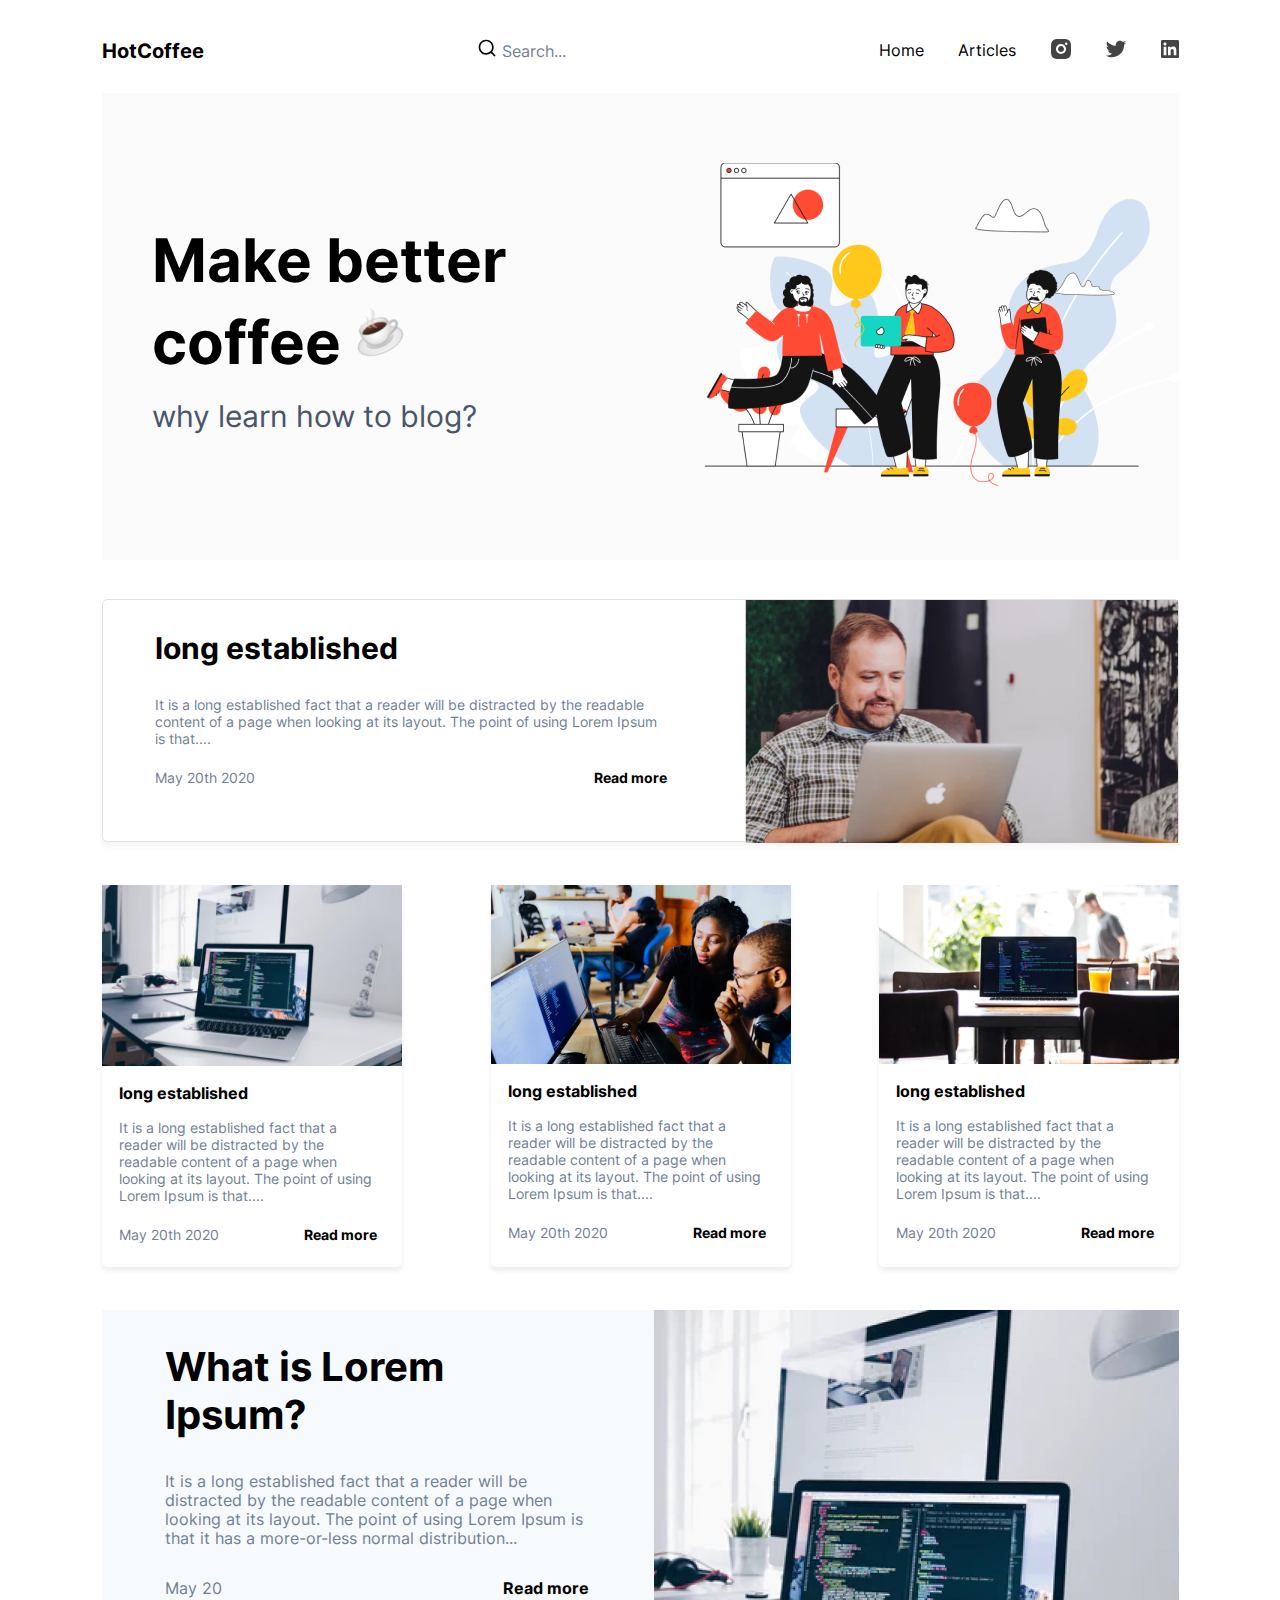
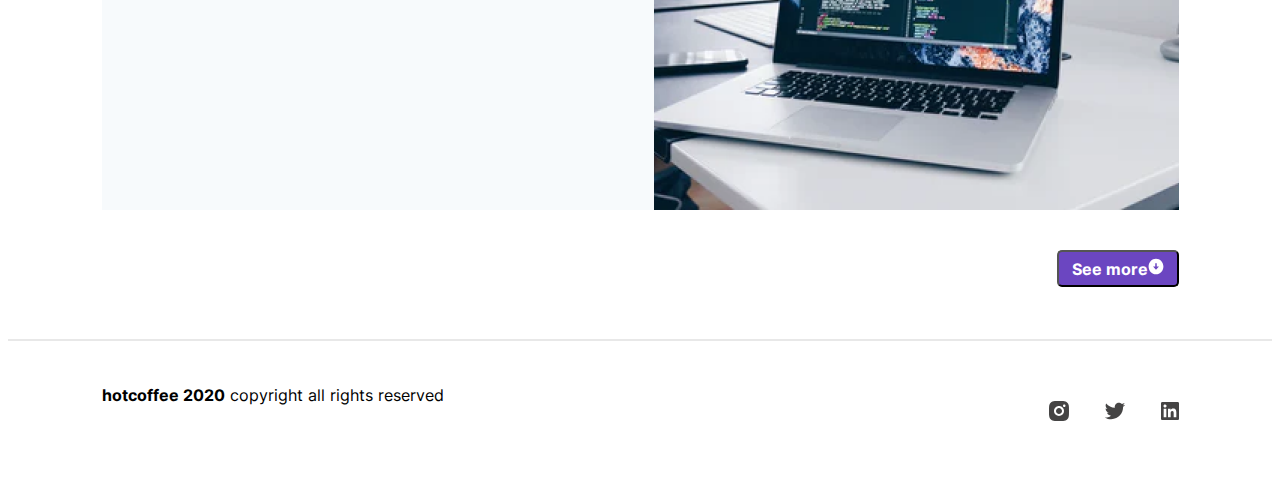
<file: index.html>
<!DOCTYPE html>
<html lang="en">
<head>
    <meta charset="UTF-8">
    <title>Document</title>
    <link rel="stylesheet" href="css/style.css">
</head>
<body>
    <header>
        <nav class="navigation">
          <a class="navigation__logo">
            HotCoffee
          </a>
          <form action="#" class="navigation__form search-form">
              <label class="search-form__label" for="search"><img src="img/search.svg" alt="Search"></label>
              <input class="search-form__input" id="search" type="text" value="Search...">
              <button class="search-form__button" hidden>Найти</button>
          </form>
          <ul class="navigation__link link">
            <li class="link__item"><a href="#">Home</a></li>
            <li class="link__item"><a href="#">Articles</a></li>
            <li class="link__item">
              <a href="">
                  <img src="img/instagram.svg" alt="Instagram">
              </a>
            </li>
            <li class="link__item">
              <a href="">
                  <img src="img/twitter.svg" alt="Twitter">
              </a>
            </li>
            <li class="link__item">
              <a href="">
                  <img src="img/linkedin.svg" alt="Linkedin">
              </a>
            </li>
          </ul>
        </nav>
      </header>
      <main>
        <h1 class="hidden">Blog</h1>  
        <section class="page1">
            <div class="page1__text">
              <h2>Make better<br>coffee<img src="img/image 6.svg" alt="Image6"></h2>
              <p>why learn how to blog?</p>
            </div>
            <figure class="page1__img">
                <a href="#">
                    <img src="img/croods 1.png" alt="Croods">
                </a>
            </figure>
        </section>
        <section class="main">
            <h2 class="hidden">List of posts</h2>
            <ul class="main__list post">
                <li class="post__item">
                    <div>
                      <h3>long established</h3>
                      <p>It is a long established fact that a reader will be distracted by the readable content of a page when looking at its layout. The point of using Lorem Ipsum is that....</p>
                      <time datetime="2020-05-20">May 20th 2020</time>
                      <a href="#">Read more</a>
                    </div>
                    <figure>
                      <img src="img/image 1.png" alt="Post1">
                    </figure>
                </li>
                <li class="post__item">
                    <figure>
                      <img src="img/image 2.png" alt="Post2">
                    </figure>
                    <div>
                      <h3>long established</h3>
                      <p>It is a long established fact that a reader will be distracted by the readable content of a page when looking at its layout. The point of using Lorem Ipsum is that....</p>
                      <time datetime="2020-05-20">May 20th 2020</time>
                      <a href="#">Read more</a>
                    </div>
                </li>
                <li class="post__item">
                  <figure>
                    <img src="img/image 4.png" alt="Post3">
                  </figure>
                  <div>
                    <h3>long established</h3>
                    <p>It is a long established fact that a reader will be distracted by the readable content of a page when looking at its layout. The point of using Lorem Ipsum is that....</p>
                    <time datetime="2020-05-20">May 20th 2020</time>
                    <a href="#">Read more</a>
                  </div>
                </li>
                <li class="post__item">
                  <figure>
                    <img src="img/image 5.png" alt="Post4">
                  </figure>
                  <div>
                    <h3>long established</h3>
                    <p>It is a long established fact that a reader will be distracted by the readable content of a page when looking at its layout. The point of using Lorem Ipsum is that....</p>
                    <time datetime="2020-05-20">May 20th 2020</time>
                    <a href="#">Read more</a>
                  </div>
                </li>
            </ul>
        </section>
        <section class="page3">
          <div>
            <h2>What is Lorem<br>Ipsum?</h2>
            <p>It is a long established fact that a reader will be distracted by the readable content of a page when looking at its layout. The point of using Lorem Ipsum is that it has a more-or-less normal distribution...</p>
            <time datetime="2020-05-20">May 20</time>
            <a href="#">Read more</a>
          </div>
          <figure>
            <img src="img/image 7.png" alt="Post6">   
          </figure>
        </section>
        <div class="main__button">
          <button>
            <a href="#">See more<img src="/img/Vector.svg" alt="Icon"></a>
          </button>
        </div>
      </main>
      <hr>
      <footer class="footer">
          <p><b>hotcoffee 2020</b> copyright all rights reserved</p>
          <nav class="navigation">
            <ul class="navigation__link link">
                <li class="link__item">
                  <a href="">
                      <img src="img/instagram.svg" alt="Instagram">
                  </a>
                </li>
                <li class="link__item">
                  <a href="">
                      <img src="img/twitter.svg" alt="Twitter">
                  </a>
                </li>
                <li class="link__item">
                  <a href="">
                      <img src="img/linkedin.svg" alt="Linkedin">
                  </a>
                </li>
            </ul>
          </nav>
      </footer>
</body>
</html>
</file>
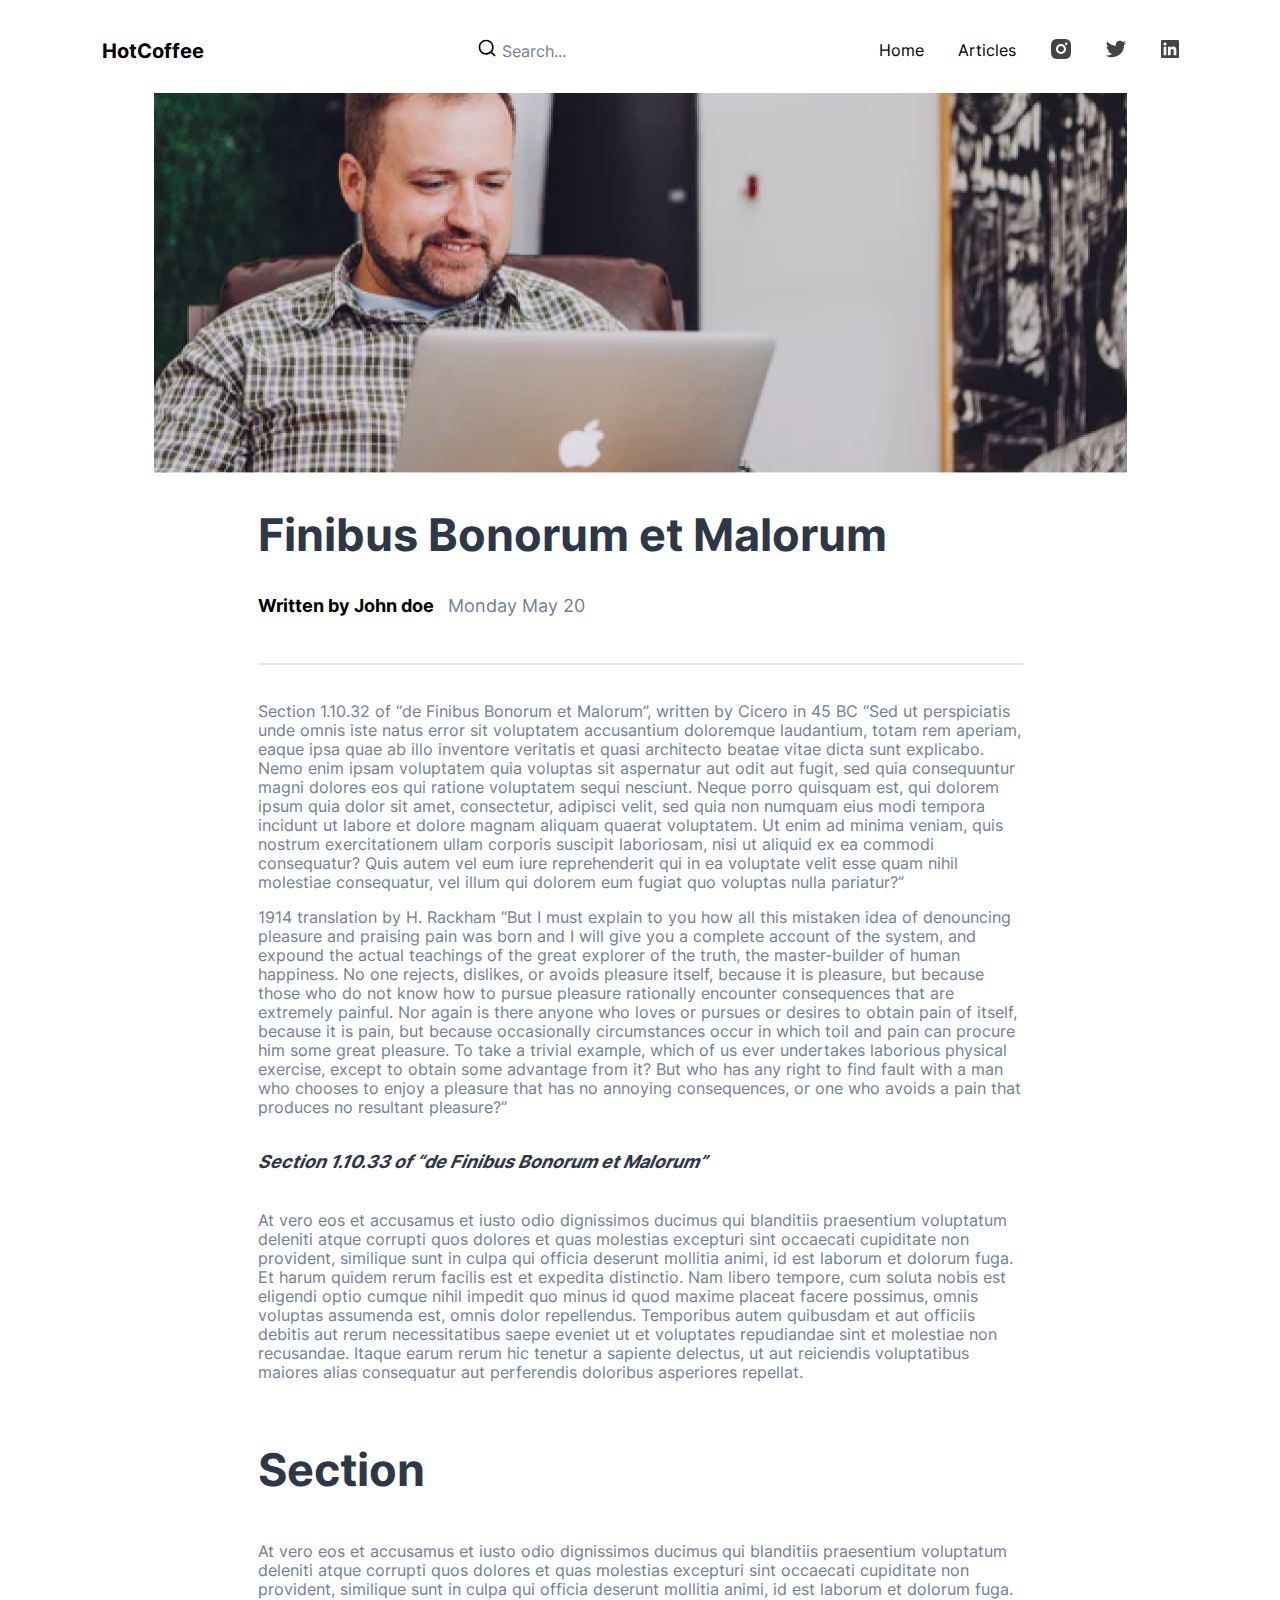
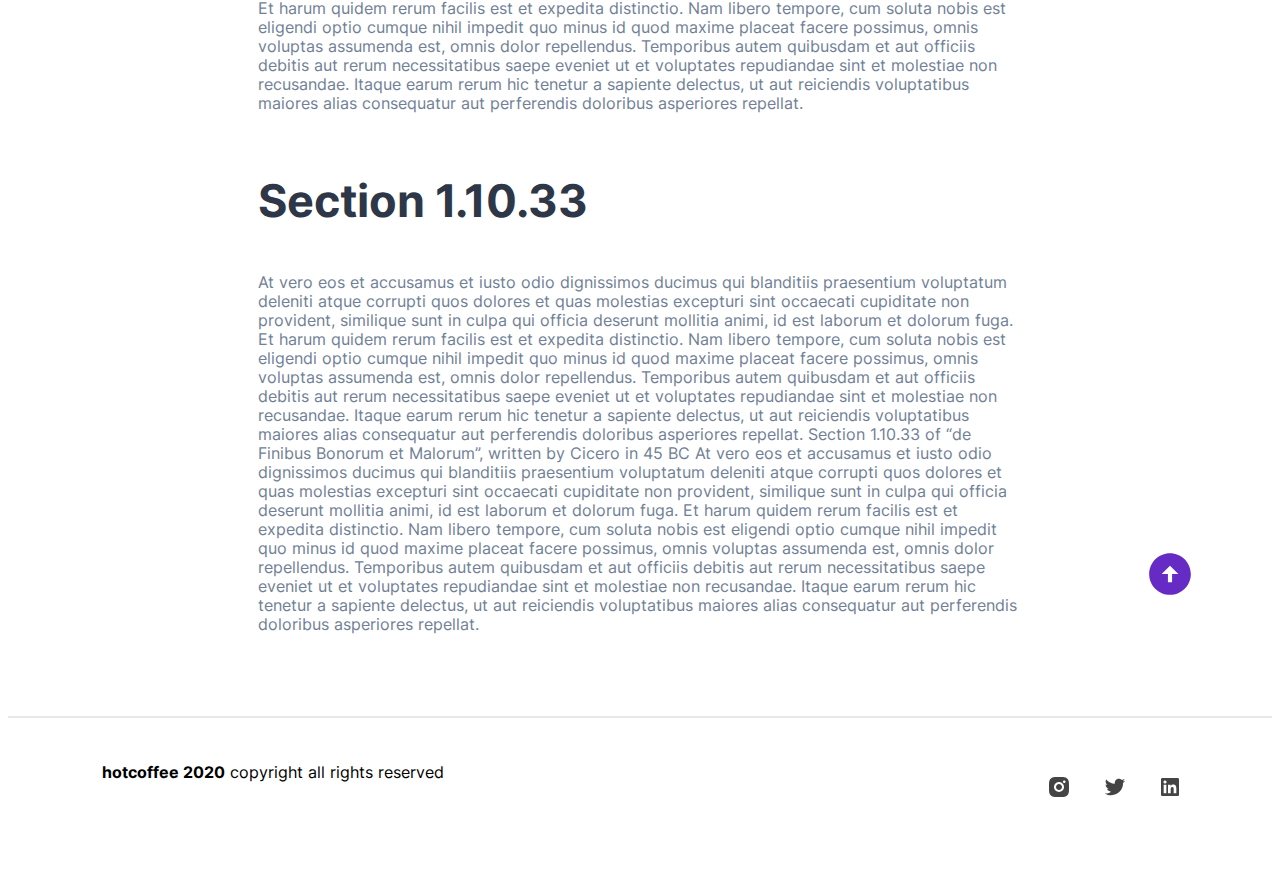
<file: details.html>
<!DOCTYPE html>
<html lang="en">
<head>
    <meta charset="UTF-8">
    <title>Document</title>
    <link rel="stylesheet" href="css/style.css">
</head>
<body>
    <header class="header">
        <nav class="navigation">
          <a class="navigation__logo">
            HotCoffee
          </a>
          <form action="#" class="navigation__form search-form">
              <label class="search-form__label" for="search"><img src="img/search.svg" alt="Search"></label>
              <input class="search-form__input" id="search" type="text" value="Search...">
              <button class="search-form__button" hidden>Найти</button>
          </form>
          <ul class="navigation__link link">
            <li class="link__item"><a href="#">Home</a></li>
            <li class="link__item"><a href="#">Articles</a></li>
            <li class="link__item">
              <a href="">
                  <img src="img/instagram.svg" alt="Instagram">
              </a>
            </li>
            <li class="link__item">
              <a href="">
                  <img src="img/twitter.svg" alt="Twitter">
              </a>
            </li>
            <li class="link__item">
              <a href="">
                  <img src="img/linkedin.svg" alt="Linkedin">
              </a>
            </li>
          </ul>
        </nav>
      </header>
      <main class="detail">
        <figure class="detail__img">
          <img src="img/image 2 (1).png" alt="Image2">
        </figure>
        <section class="detail__section section-first">
          <h1>Finibus Bonorum et Malorum</h1>
          <h2>Written by John doe</h2>
          <time datetime="2020-05-20">Monday  May 20</time>
          <hr>
          <p>
            Section 1.10.32 of <q>de Finibus Bonorum et Malorum</q>, written by Cicero in 45 BC
            <q>Sed ut perspiciatis unde omnis iste natus error sit voluptatem accusantium doloremque laudantium, 
            totam rem aperiam, eaque ipsa quae ab illo inventore veritatis et quasi architecto beatae vitae dicta sunt explicabo. 
            Nemo enim ipsam voluptatem quia voluptas sit aspernatur aut odit aut fugit, sed quia consequuntur magni dolores eos qui ratione voluptatem sequi nesciunt. 
            Neque porro quisquam est, qui dolorem ipsum quia dolor sit amet, consectetur, adipisci velit, sed quia non numquam eius modi tempora incidunt ut labore et dolore magnam aliquam quaerat voluptatem. Ut enim ad minima veniam, quis nostrum exercitationem ullam corporis suscipit laboriosam, 
            nisi ut aliquid ex ea commodi consequatur? Quis autem vel eum iure reprehenderit qui in ea voluptate velit esse quam nihil molestiae consequatur, vel illum qui dolorem eum fugiat quo voluptas nulla pariatur?</q>
          </p>
          <p>
            1914 translation by H. Rackham
            <q>But I must explain to you how all this mistaken idea of denouncing pleasure and praising pain was born and I will give you a complete account of the system, 
            and expound the actual teachings of the great explorer of the truth, the master-builder of human happiness. No one rejects, dislikes, or avoids pleasure itself, 
            because it is pleasure, but because those who do not know how to pursue pleasure rationally encounter consequences that are extremely painful. 
            Nor again is there anyone who loves or pursues or desires to obtain pain of itself, because it is pain, but because occasionally circumstances occur in which toil 
            and pain can procure him some great pleasure. To take a trivial example, which of us ever undertakes laborious physical exercise, except to obtain some advantage from it? 
            But who has any right to find fault with a man who chooses to enjoy a pleasure that has no annoying consequences, or one who avoids a pain that produces no resultant pleasure?</q>            
          </p>
        </section>
        <section class="detail__section section-two">
          <h3><i>Section 1.10.33 of <q>de Finibus Bonorum et Malorum</q></i></h3>
          <p>
            <blockquotу>At vero eos et accusamus et iusto odio dignissimos ducimus qui blanditiis praesentium voluptatum deleniti atque corrupti quos dolores et 
            quas molestias excepturi sint occaecati cupiditate non provident, similique sunt in culpa qui officia deserunt mollitia animi, id est laborum et dolorum fuga. 
            Et harum quidem rerum facilis est et expedita distinctio. Nam libero tempore, cum soluta nobis est eligendi optio cumque nihil impedit quo minus id quod maxime placeat 
            facere possimus, omnis voluptas assumenda est, omnis dolor repellendus. Temporibus autem quibusdam et aut officiis debitis aut rerum necessitatibus saepe eveniet ut et 
            voluptates repudiandae sint et molestiae non recusandae. Itaque earum rerum hic tenetur a sapiente delectus, ut aut reiciendis voluptatibus maiores alias consequatur 
            aut perferendis doloribus asperiores repellat.</blockquot>
          </p>
        </section>
        <section>
          <h3>Section</h3>
          <p>
            <blockquotу>At vero eos et accusamus et iusto odio dignissimos ducimus qui blanditiis praesentium voluptatum deleniti atque corrupti quos dolores et quas molestias 
            excepturi sint occaecati cupiditate non provident, similique sunt in culpa qui officia deserunt mollitia animi, id est laborum et dolorum fuga. Et harum quidem 
            rerum facilis est et expedita distinctio. Nam libero tempore, cum soluta nobis est eligendi optio cumque nihil impedit quo minus id quod maxime placeat facere possimus, 
            omnis voluptas assumenda est, omnis dolor repellendus. Temporibus autem quibusdam et aut officiis debitis aut rerum necessitatibus saepe eveniet ut et voluptates repudiandae 
            sint et molestiae non recusandae. Itaque earum rerum hic tenetur a sapiente delectus, ut aut reiciendis voluptatibus maiores alias consequatur aut perferendis 
            doloribus asperiores repellat.</blockquot>
          </p>
        </section>
        <section>
          <h3>Section 1.10.33</h3>
          <p>
            <blockquot>At vero eos et accusamus et iusto odio dignissimos ducimus qui blanditiis praesentium voluptatum deleniti atque corrupti quos dolores et 
            quas molestias excepturi sint occaecati cupiditate non provident, similique sunt in culpa qui officia deserunt mollitia animi, id est laborum et dolorum fuga. 
            Et harum quidem rerum facilis est et expedita distinctio. Nam libero tempore, cum soluta nobis est eligendi optio cumque nihil impedit quo minus id quod maxime 
            placeat facere possimus, omnis voluptas assumenda est, omnis dolor repellendus. Temporibus autem quibusdam et aut officiis debitis aut rerum necessitatibus saepe 
            eveniet ut et voluptates repudiandae sint et molestiae non recusandae. Itaque earum rerum hic tenetur a sapiente delectus, ut aut reiciendis voluptatibus maiores 
            alias consequatur aut perferendis doloribus asperiores repellat.</blockquot>
            Section 1.10.33 of <q>de Finibus Bonorum et Malorum</q>, written by Cicero in 45 BC
            <blockquot>At vero eos et accusamus et iusto odio dignissimos ducimus qui blanditiis praesentium voluptatum deleniti atque corrupti quos 
            dolores et quas molestias excepturi sint occaecati cupiditate non provident, similique sunt in culpa qui officia deserunt mollitia animi, 
            id est laborum et dolorum fuga. Et harum quidem rerum facilis est et expedita distinctio. Nam libero tempore, cum soluta nobis est eligendi 
            optio cumque nihil impedit quo minus id quod maxime placeat facere possimus, omnis voluptas assumenda est, omnis dolor repellendus. Temporibus autem 
            quibusdam et aut officiis debitis aut rerum necessitatibus saepe eveniet ut et voluptates repudiandae sint et molestiae non recusandae. Itaque earum 
            rerum hic tenetur a sapiente delectus, ut aut reiciendis voluptatibus maiores alias consequatur aut perferendis doloribus asperiores repellat.</blockquot>
          </p>
        </section>
      </main>
      <div class="detail__button">
        <button><img src="img/Vector (4).svg" alt="Vector4"></button>
      </div>
      <hr>
      <footer class="footer">
          <p><b>hotcoffee 2020</b> copyright all rights reserved</p>
          <nav class="navigation">
            <ul class="navigation__link link">
                <li class="link__item">
                  <a href="">
                      <img src="img/instagram.svg" alt="Instagram">
                  </a>
                </li>
                <li class="link__item">
                  <a href="">
                      <img src="img/twitter.svg" alt="Twitter">
                  </a>
                </li>
                <li class="link__item">
                  <a href="">
                      <img src="img/linkedin.svg" alt="Linkedin">
                  </a>
                </li>
            </ul>
          </nav>
      </footer>
</body>
</html>
</file>
<file: css/style.css>
@font-face {
    src: url(../fonts/inter/Inter.ttf);
    font-family: 'Inter';
}

/*-------------------------Navigation--------------------------*/

.navigation {
    margin-left: 94px;
    margin-right: 93px;
    height: 85px;
}

.navigation__logo {
    font-family: 'Inter';
    font-style: normal;
    font-weight: 700;
    font-size: 20px;
    line-height: 24px; 
}

.search-form__input {
    font-family: 'Inter';
    font-style: normal;
    font-weight: 400;
    font-size: 16px;
    line-height: 19px;  
    color: #718096; 
}

.link__item a {
    text-decoration: none;
    font-family: 'Inter';
    font-style: normal;
    font-weight: 400;
    font-size: 16px;
    line-height: 19px;        
}

.navigation, .navigation__link {
    display: flex;
    flex-direction: row;
    justify-content: space-between;
    align-items: center;
}

.navigation .navigation__link {
    padding-left: 0;
    justify-content: space-between;
    width: 300px;
}

.navigation .link__item {
    margin-left: 0;
    margin-right: 0;
    margin-top: 0;
    margin-bottom: 0;
}

.link__item {
    margin-left: 15px;
    margin-right: 15px;
}

.search-form__input {
    border: none;
}

.navigation__form {
    padding-left: 150px;
}

/*-------------------------Shared--------------------------*/

.page1, .page3 {
    display: flex;
    flex-direction: row;
    justify-content: space-between;
}

.link__item, .post__item {
    list-style-type: none;
}

.hidden {
    display: none;
}

a {
    color: black;
}

a:visited {
    color: black; 
}
a:active {
    color: black; 
}

/*-------------------------Page1--------------------------*/

.page1 figure {
    margin: 0px 0px;
    padding-top: 70px;
}

.page1 figure a img {
    width: 476px;
    height: 323px;
}

.page1__text {
    display: block;
    padding-left: 50px;
    padding-top: 131px;
}

.page1__text img {
    width: 70px;
    height: 67px;
}

.page1__text h2 {
    font-family: 'Inter';
    font-style: normal;
    font-weight: 700;
    font-size: 60px;
    line-height: 73px;
    margin-top: 0px;
    margin-bottom: 0px;  
}

.page1__text p {
    font-family: 'Inter';
    font-style: normal;
    font-weight: 400;
    font-size: 30px;
    line-height: 36px;
    color: #4A5568;
    margin-top: 19px;
}

.page1 {
    margin-bottom: 39px;
    height: 467px;
    background: #FBFBFB;
}

/*-------------------------Main--------------------------*/

main {
    margin-left: 94px;
    margin-right: 93px;
}

.post__item figure {
    margin: 0px 0px;
}

.post__item figure img {
    width: 100%;
}

.post__item div {
    position: relative;
    padding-left: 17px;
    padding-right: 25px;
}

.post__item p {
    margin-top: 15px;
    margin-bottom: 22px;
}

.post__item:first-of-type {
    width: 100%;
    display: flex;
    flex-direction: row;
    height: 243px;
    margin-bottom: 43px;
    box-sizing: border-box;
    background: #FFFFFF;
    border: 1px solid #E2E2E2;
    box-shadow: 0px 5px 4px rgba(221, 221, 221, 0.25);
    border-radius: 5px;    
}

.post__item:first-of-type div {
    padding-left: 52.27px;
    padding-right: 77.4px;
}

.main__list {
    display: flex;
    flex-direction: row;
    flex-wrap: wrap;
    padding-left: 0;
    justify-content: space-between;
}

.post__item:first-of-type a {
    right: 77.4px;
}

.post__item a {
    position: absolute;
    right: 25px;
    text-decoration: none;
    font-weight: bold; 
}

.post__item:first-of-type figure img {
    width: 433.24px;
    height: 243px;
}

.post__item {
    font-family: 'Inter';
    font-style: normal;
    font-weight: 400;
    font-size: 14px;
    line-height: 17px;
    margin-left: 0;
    margin-right: 0;
    width: 300px;
    height: 382px;
    background: #FFFFFF;
    box-shadow: 0px 4px 4px rgba(192, 189, 189, 0.25);
    border-radius: 5px;
}

.post__item p, .post__item time {
    color: #718096;  
}

.post__item:first-of-type h3 {
    font-family: 'Inter';
    font-style: normal;
    font-weight: 700;
    font-size: 30px;
    line-height: 36px;    
}

/*-------------------------Page3--------------------------*/

.page3 {
    margin-top: 43px;
    background: #F7FAFC;
}

.page3 div {
    padding-left: 63px;
    padding-right: 65px;
    position: relative;
}

.page3 figure {
    margin: 0px 0px;
}

.page3 a {
    text-decoration: none;
    font-family: 'Inter';
    font-style: normal;
    font-size: 16px;
    line-height: 19px;
    font-weight: bold; 
    position: absolute;
    right: 65px;
}

.page3 figure {
    width: 525px;
    height: 500px;
}

.page3 h2 {
    font-family: 'Inter';
    font-style: normal;
    font-size: 40px;
    line-height: 48px;
    font-weight: bold;
}

.page3 p {
    font-family: 'Inter';
    font-style: normal;
    font-weight: 400;
    font-size: 16px;
    line-height: 19px;
    color: #718096;
    margin-top: 24px;
    margin-bottom: 31px;
}

.page3 time {
    color: #718096;
    font-family: 'Inter';
    font-style: normal;
    font-weight: 400;
    font-size: 16px;
    line-height: 19px;
}

/*-------------------------Button--------------------------*/

.main__button {
    position: relative;
    width: 100%;
    height: 37px;
    margin-top: 40px;
    margin-bottom: 52px;
}

.main__button button {
    width: 122px;
    height: 37px;
    background: #6B46C1;
    border-radius: 5px;    
    position: absolute;
    right: 0px;
}

.main__button button a {
    font-family: 'Inter';
    font-style: normal;
    font-size: 16px;
    line-height: 19px;
    color: #FFFFFF;
    text-decoration: none;
    font-weight: bold;      
}

.main__button button img {
    width: 16.67px;
    height: 16.67px;
}

/*-------------------------Line--------------------------*/

hr {
    border: 1px solid #E8E8E8;
}

/*-------------------------Footer--------------------------*/

.footer {
    height: 121px;
}

.footer .navigation {
    margin-left: 0px;
    margin-right: 0px;
}

.footer {
    display: flex;
    display: row;
    justify-content: space-between;
    margin-right: 93px;
    margin-top: 29px;
    margin-left: 94px;
    margin-right: 93px;
    align-items: flex-start;
}

.footer p {
    font-family: 'Inter';
    font-style: normal;
    font-size: 16px;
    line-height: 19px;
}

.footer .navigation__link {
    padding-left: 0;
    justify-content: space-between;
    width: 130px;
}

.footer .link__item {
    margin-left: 0;
    margin-right: 0;
}

/*-------------------------Details--------------------------*/


.detail {
    display: flex;
    flex-direction: column;
    align-items: center;
}

.detail__img {
    margin: 0 0;
}

.detail__img img {
    width: 973px;
    height: 380.37px;
} 

.detail h1 {
    font-family: 'Inter';
    font-style: normal;
    font-weight: 700;
    font-size: 45px;
    line-height: 54px;  
    color: #2D3748;    
}

.detail h2 {
    font-family: 'Inter';
    font-style: normal;
    font-weight: 700;
    font-size: 18px;
    line-height: 22px;    
}

.detail time {
    font-family: 'Inter';
    font-style: normal;
    font-weight: 400;
    font-size: 18px;
    line-height: 22px;
    color: #718096;    
}

.detail .section-first h2, .detail .section-first time {
    display: inline-block;
}

.detail section {
    width: 765px;
}

.detail section p {
    font-family: 'Inter';
    font-style: normal;
    font-weight: 400;
    font-size: 16px;
    line-height: 19px;
    color: #718096;    
}

.detail section h3 {
    font-family: 'Inter';
    font-style: normal;
    font-weight: 700;
    font-size: 45px;
    line-height: 54px;  
    color: #2D3748;      
}

.detail .section-two h3 {
    font-family: 'Inter';
    font-style: normal;
    font-weight: 700;
    font-size: 18px;
    line-height: 22px;     
}

.detail section:last-of-type {
    margin-bottom: 58px;
}

.detail p:first-of-type {
    margin-top: 37.5px;
}

.detail hr:first-of-type {
    margin-top: 30.5px;
}

.detail .section-first h2 {
    margin-right: 10px;
}

.detail h1 {
    margin-bottom: 19px;
}

/*-------------------------Details button--------------------------*/

.detail__button {
    position: relative;
    width: 100%;
}

.detail__button button {
    border: none;
    background: white;
    position: absolute;
    right: 75px;
    bottom: 109px;
}
</file>
